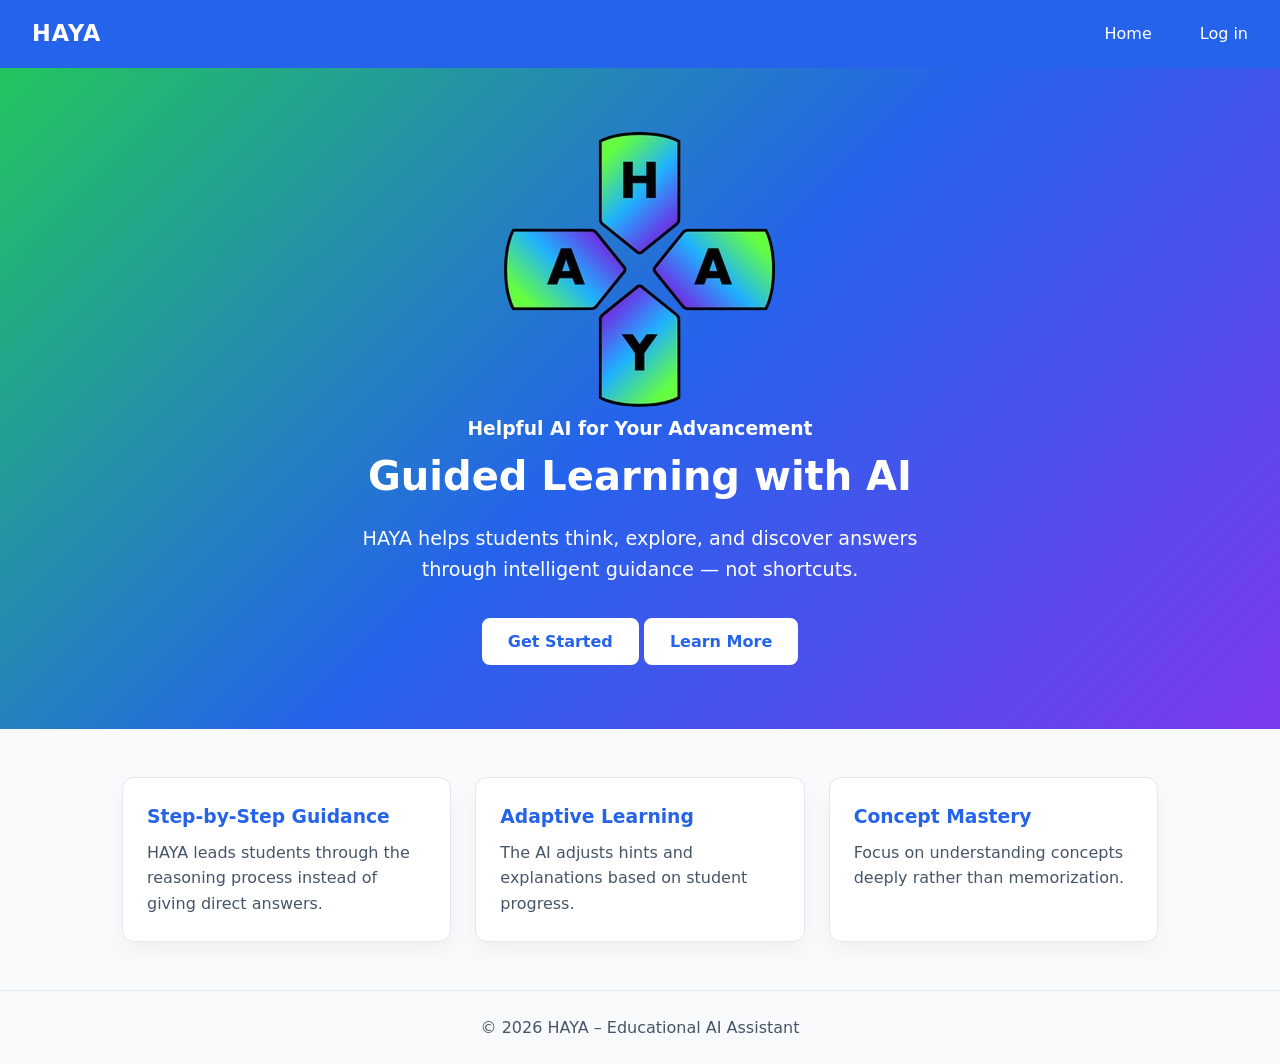
<file: frontend/index.html>
<!DOCTYPE html>
<html lang="en">

<head>
    <meta charset="UTF-8" />
    <meta name="viewport" content="width=device-width, initial-scale=1.0" />
    <title>HAYA – Educational AI Assistant</title>
    <link rel="stylesheet" href="style.css">
    <link rel="icon" href="IMG/Logo.png">

</head>

<body>

    <nav>
        <h1>HAYA</h1>
        <div id="navRight">
            <a href="#" id="homeLink">Home</a>
            <a href="#" id="loginLink">Log in</a>
        </div>
    </nav>


    <section class="beforeLogin">
        <div class="hero">
            <img src="IMG/Logo.png" alt="Logo">
            <h3>Helpful AI for Your Advancement</h3>
            <h2>Guided Learning with AI</h2>
            <p>
                HAYA helps students think, explore, and discover answers
                through intelligent guidance — not shortcuts.
            </p>
            <button class="btn btn-hero">Get Started</button>
            <button class="btn btn-hero">Learn More</button>
        </div>

        <div class="main">
            <div class="cards">
                <div class="card">
                    <h3>Step-by-Step Guidance</h3>
                    <p>HAYA leads students through the reasoning process instead of giving direct answers.</p>
                </div>

                <div class="card">
                    <h3>Adaptive Learning</h3>
                    <p>The AI adjusts hints and explanations based on student progress.</p>
                </div>

                <div class="card">
                    <h3>Concept Mastery</h3>
                    <p>Focus on understanding concepts deeply rather than memorization.</p>
                </div>
            </div>

        </div>

    </section>


    <section class="loginSection" id="loginSection">
        <div class="hero">
            <h2> Explore the World of Knowledge With HAYA</h2>
            <div class="loginContainer">
                <h2>Log In</h2>

                <form class="loginForm">
                    <div class="inputGroup">
                        <label for="usernameInput">Username</label>
                        <input type="text" id="usernameInput" placeholder="Enter your username" />
                    </div>

                    <div class="inputGroup">
                        <label for="passwordInput">Password</label>
                        <input type="password" id="passwordInput" placeholder="Enter your password" />
                    </div>
                    <div class="showPassword">
                        <input type="checkbox" id="showPasswordToggle">
                        <label for="showPasswordToggle">Show password</label>
                    </div>

                    <button type="submit" class="btn btn-primary" id="loginBtn">Log In</button>
                </form>
            </div>
        </div>
    </section>


    <section class="profilePage" id="profilePage">
        <div class="hero fullHeight">
            <h2>Welcome, <span id="studentName"></span></h2>
            <div class="profileCard">
                <img src="IMG/profile_pic.png" alt="Profile picture" id="profileAvatar">

                <div class="profileInfo">
                    <p><strong>Email:</strong> <span id="profileEmail"></span></p>
                    <p><strong>Phone:</strong> <span id="profilePhone"></span></p>
                    <p><strong>Grade Mean:</strong> <span id="profileGrade"></span> / 20</p>
                    <p><strong>Year:</strong> <span id="profileYear"></span></p>
                </div>
            </div>
            <div class="profileCards">
    <div class="profileMiniCard">
        <h3>📘 Active Courses</h3>
        <p>3 enrolled courses</p>
    </div>

    <div class="profileMiniCard">
        <h3>🤖 AI Sessions</h3>
        <p>12 learning sessions</p>
    </div>

    <div class="profileMiniCard">
        <h3>⭐ Performance</h3>
        <p>Above average</p>
    </div>
</div>
<div class="gradesSection">
    <h2>My Courses and Grades</h2>

    <table class="gradesTable">
        <thead>
            <tr>
                <th>Course</th>
                <th>Grade / 20</th>
            </tr>
        </thead>

        <tbody>
            <tr>
                <td>Probability Theory</td>
                <td>17.5</td>
            </tr>
            <tr>
                <td>Discrete Mathematics</td>
                <td>18</td>
            </tr>
            <tr>
                <td>Logic</td>
                <td></td>
            </tr>
        </tbody>
    </table>
</div>
        </div>
    </section>




    <section class="aiAssistantPage" id="aiAssistantPage">
    <div class="hero fullHeight">
        <h2>What Can I Help With?</h2>

        <div class="assistantContainer">
            <div class="chatWindow" id="chatWindow">
                <div class="message ai">
                    👋 Hi! I’m HAYA. Ask me anything about your studies.
                </div>
            </div>

            <form class="promptForm" id="promptForm">
                <input
                    type="text"
                    id="promptInput"
                    placeholder="Ask anything..."
                    autocomplete="off"
                />
                <button type="submit" class="btn btn-primary">Send</button>
            </form>
        </div>
    </div>
</section>


<section class="coursesPage" id="coursesPage">
    <!-- Hero -->
    <div class="hero coursesHero">
        <h2>Your Courses</h2>
    

    <!-- Content -->

        <!-- Course -->
        <div class="courseItem">
            <div class="courseHeader">
                <span>Probability Theory</span>
                <span class="arrow">▾</span>
            </div>

            <div class="courseContent">
                <ul>
                    <li class="docItem" data-pdf = "pdf/test.pdf">Lecture 1 – Random Variables.pdf</li>
                    <li class="docItem" data-pdf = "pdf/test.pdf">Lecture 2 – Distributions.pdf</li>
                    <li class="docItem" data-pdf = "pdf/test.pdf">Practice Problems.pdf</li>
                </ul>
            </div>
        </div>

        <div class="courseItem">
            <div class="courseHeader">
                <span>Discrete Mathematics</span>
                <span class="arrow">▾</span>
            </div>

            <div class="courseContent">
                <ul>
                    <li class="docItem" data-pdf = "pdf/test.pdf">Graph Theory.pdf</li>
                    <li class="docItem" data-pdf = "pdf/test.pdf">Combinatorics.pdf</li>
                    <li class="docItem" data-pdf = "pdf/test.pdf">Homework 1.pdf</li>
                </ul>
            </div>
        </div>

        <div class="courseItem">
            <div class="courseHeader">
                <span>Logic</span>
                <span class="arrow">▾</span>
            </div>

            <div class="courseContent">
                <ul>
                    <li class="docItem" data-pdf = "pdf/test.pdf">Propositional Logic.pdf</li>
                    <li class="docItem" data-pdf = "pdf/test.pdf">Predicate Logic.pdf</li>
                </ul>
            </div>
        </div>

    </div>
</section>



<section class="professorDashboard" id="professorDashboard">
    <div class="hero fullHeight">
        <h2>Welcome, <span id="professorNameTitle"></span></h2>

        <div class="profileCard">
            <img src="IMG/professor_pic.jpg" alt="Professor picture" id="professorAvatar">

            <div class="profileInfo">
                <p><strong>Email:</strong> <span id="professorEmail"></span></p>
                <p><strong>Department:</strong> <span id="professorDepartment"></span></p>
                <p><strong>Role:</strong> Professor</p>
            </div>
        </div>

        <div class="profileCards">
            <div class="profileMiniCard">
                <h3>📘 My Courses</h3>
                <p>3 active courses</p>
            </div>

            <div class="profileMiniCard">
                <h3>👥 Students</h3>
                <p>86 students</p>
            </div>

            <div class="profileMiniCard">
                <h3>📝 Pending Grades</h3>
                <p>12 grades missing</p>
            </div>
        </div>
    </div>
</section>

<section class="professorCoursesPage" id="professorCoursesPage">
    <div class="hero coursesHero">
        <h2>My Courses</h2>

        <div class="courseItem">
            <div class="courseHeader">
                <span>Probability Theory</span>
                <span class="arrow">▾</span>
            </div>

            <div class="courseContent">
                <ul>
                    <li>IMA – Year 3</li>
                    <li>28 Students</li>
                    <li>Semester 2</li>
                </ul>
            </div>
        </div>

        <div class="courseItem">
            <div class="courseHeader">
                <span>Discrete Mathematics</span>
                <span class="arrow">▾</span>
            </div>

            <div class="courseContent">
                <ul>
                    <li>IMA – Year 2</li>
                    <li>31 Students</li>
                    <li>Semester 1</li>
                </ul>
            </div>
        </div>

        <div class="courseItem">
            <div class="courseHeader">
                <span>Logic</span>
                <span class="arrow">▾</span>
            </div>

            <div class="courseContent">
                <ul>
                    <li>IMA – Year 1</li>
                    <li>27 Students</li>
                    <li>Semester 1</li>
                </ul>
            </div>
        </div>

    </div>
</section>

<section class="studentsListPage" id="studentsListPage">
    <div class="hero fullHeight">
        <h2>Students List</h2>

        <div class="gradesSection">
            <h2>Probability Theory — IMA Year 3</h2>

            <table class="gradesTable">
                <thead>
                    <tr>
                        <th>Student Name</th>
                        <th>Email</th>
                        <th>Group</th>
                    </tr>
                </thead>

                <tbody>
                    <tr>
                        <td>John Doe</td>
                        <td>john.doe@student.am</td>
                        <td>IMA Year 3</td>
                    </tr>
                    <tr>
                        <td>Emily Smith</td>
                        <td>emily.smith@student.am</td>
                        <td>IMA Year 3</td>
                    </tr>
                    <tr>
                        <td>Karapet Hovhannisyan</td>
                        <td>karapet@student.am</td>
                        <td>IMA Year 3</td>
                    </tr>
                </tbody>
            </table>
        </div>
    </div>
</section>

<section class="enterGradesPage" id="enterGradesPage">
    <div class="hero coursesHero">
        <h2>Enter Grades</h2>

        <div id="gradesCourseList">
            <div class="courseItem gradeCourse" data-course="Probability Theory">
                <div class="courseHeader">
                    <span>Probability Theory</span>
                    <span class="arrow">▸</span>
                </div>
            </div>

            <div class="courseItem gradeCourse" data-course="Discrete Mathematics">
                <div class="courseHeader">
                    <span>Discrete Mathematics</span>
                    <span class="arrow">▸</span>
                </div>
            </div>

            <div class="courseItem gradeCourse" data-course="Logic">
                <div class="courseHeader">
                    <span>Logic</span>
                    <span class="arrow">▸</span>
                </div>
            </div>
        </div>

        <div class="gradesSection" id="gradeEntryPanel">
            <h2 id="gradeCourseTitle">Course</h2>

            <table class="gradesTable">
                <thead>
                    <tr>
                        <th>Student</th>
                        <th>Grade / 20</th>
                    </tr>
                </thead>

                <tbody id="gradeStudentsBody"></tbody>
            </table>

            <button class="btn btn-primary" id="submitGradesBtn">Submit Grades</button>
        </div>
    </div>
</section>

<section class="professorMaterialsPage" id="professorMaterialsPage">
    <div class="hero coursesHero">
        <h2>Course Materials</h2>

        <div class="gradesSection">

            <h2>Upload New Material</h2>

            <div class="materialForm">
                <select id="materialCourse">
                    <option>Probability Theory</option>
                    <option>Discrete Mathematics</option>
                    <option>Logic</option>
                </select>

                <input type="text" id="materialTitle" placeholder="Material title">

                <input type="file" id="materialFile">

                <button class="btn btn-primary" id="uploadMaterialBtn">
                    Upload
                </button>
            </div>

            <h2 style="margin-top:2rem;">Uploaded Materials</h2>

            <table class="gradesTable">
                <thead>
                    <tr>
                        <th>Course</th>
                        <th>Title</th>
                        <th>File</th>
                    </tr>
                </thead>

                <tbody id="materialsTableBody"></tbody>
            </table>

        </div>
    </div>
</section>


    <footer>
        © 2026 HAYA – Educational AI Assistant
    </footer>

</body>


<script src="script.js"></script>

</html>
</file>
<file: frontend/style.css>
:root {
        /* Brand Colors */
        --blue: #2563EB;
        --green: #22C55E;
        --purple: #7C3AED;

        /* Neutrals */
        --bg: #F8FAFC;
        --card: #FFFFFF;
        --text-primary: #0F172A;
        --text-secondary: #475569;
        --border: #E2E8F0;

        /* UI States */
        --info: #38BDF8;
        --success: #16A34A;
        --warning: #F59E0B;
        --error: #EF4444;

        /* Gradient */
        --brand-gradient: linear-gradient(135deg,
                #22C55E,
                #2563EB,
                #7C3AED);
    }

    * {
        box-sizing: border-box;
        margin: 0;
        padding: 0;
        font-family: system-ui, -apple-system, BlinkMacSystemFont, sans-serif;
    }

body {
    background: var(--bg);
    color: var(--text-primary);
    line-height: 1.6;

    min-height: 100vh;
    display: flex;
    flex-direction: column;
}

section{
    flex:1;
}
    /* Navbar */
    nav {
        background: var(--blue);
        color: white;
        padding: 1rem 2rem;
        display: flex;
        justify-content: space-between;
        align-items: center;
    }

    nav h1 {
        font-size: 1.4rem;
        letter-spacing: 1px;
    }

    nav a {
        color: white;
        margin-left: 1.5rem;
        text-decoration: none;
        font-weight: 500;
    }

    nav a:hover {
        text-decoration: underline;
    }

    /* Hero */
    .hero {
        background: var(--brand-gradient);
        color: white;
        padding: 4rem 2rem;
        text-align: center;
    }

    .hero h2 {
        font-size: 2.5rem;
        margin-bottom: 1rem;
    }

    .hero p {
        font-size: 1.2rem;
        max-width: 600px;
        margin: 0 auto 2rem;
    }

    /* Buttons */
    .btn {
        padding: 0.75rem 1.5rem;
        border-radius: 8px;
        border: none;
        cursor: pointer;
        font-size: 1rem;
        font-weight: 600;

        transition:
            background-color 0.3s ease,
            transform 0.1s ease,
            box-shadow 0.1s ease;


    }


    .btn-hero {
        background: white;
        color: var(--blue);
        border: 2px solid white;


    }

    .btn-hero:hover{
        background: transparent;
        color: white;
        
    }

    .btn:active{
        transform: scale(0.96);
        box-shadow: 0 2px 6px rgba(0,0,0,0.2);
    }

    .btn-primary {
    background: var(--blue);
    color: white;
    border: none;
}

.btn-primary:hover {
    background: var(--green);
}

    



    /* Main */
    .main {
        padding: 3rem 2rem;
        max-width: 1100px;
        margin: auto;
        min-height: 200px;
    }

    .cards {
        display: grid;
        grid-template-columns: repeat(auto-fit, minmax(260px, 1fr));
        gap: 1.5rem;
    }

    .card {
        background: var(--card);
        border: 1px solid var(--border);
        border-radius: 12px;
        padding: 1.5rem;
        box-shadow: 0 10px 20px rgba(0, 0, 0, 0.04);
    }

    .card h3 {
        margin-bottom: 0.5rem;
        color: var(--blue);
    }

    .card p {
        color: var(--text-secondary);
    }



    /* Footer */
    footer {
        padding: 1.5rem;
        text-align: center;
        color: var(--text-secondary);
        border-top: 1px solid var(--border);
    }


    /*Sections*/
/* Login Section */
.loginSection {
    display: none;
}

/* Center the card */
.loginSection .hero {
    padding-left: 0;
    padding-right: 0;
    min-height: calc(100vh - 160px); /* navbar + footer */
    display: flex;
    align-items: center;
    flex-direction: column;
    justify-content: center;
}

/* Login Card */
.loginContainer {
    background: var(--card);
    color: var(--text-primary);
    border-radius: 12px;
    padding: 2rem;
    width: 100%;
    max-width: 360px;
    box-shadow: 0 20px 40px rgba(0, 0, 0, 0.15);
    text-align: center;
}

.loginContainer h2 {
    margin-bottom: 1.5rem;
    color: var(--blue);
}

/* Form */
.loginForm {
    display: flex;
    flex-direction: column;
    gap: 1.2rem;
}

.inputGroup {
    display: flex;
    flex-direction: column;
    text-align: left;
}

.inputGroup label {
    font-size: 0.9rem;
    color: var(--text-secondary);
    margin-bottom: 0.3rem;
}

.inputGroup input {
    padding: 0.6rem 0.7rem;
    border-radius: 6px;
    border: 1px solid var(--border);
    font-size: 1rem;
}

.inputGroup input:focus {
    outline: none;
    border-color: var(--blue);
    box-shadow: 0 0 0 2px rgba(37, 99, 235, 0.15);
}

/* Show password */
.showPassword {
    display: flex;
    align-items: center;
    gap: 0.4rem;
    font-size: 0.9rem;
    color: var(--text-secondary);
    cursor: pointer;
}

.showPassword input {
    accent-color: var(--blue);
    cursor: pointer;
}

.showPassword label {
    cursor: pointer;
}




.profilePage {
    display: none;
}


/* Profile dropdown animation */
.profileMenu {
    position: absolute;
    top: 110%; /* directly below the name */
    right: 0;

    background: var(--card);
    border: 1px solid var(--border);
    border-radius: 8px;
    padding: 0.6rem 1rem;
    box-shadow: 0 10px 20px rgba(0,0,0,0.08);

    opacity: 0;
    transform: translateY(-8px);
    pointer-events: none;

    transition:
        opacity 0.2s ease,
        transform 0.2s ease;
}

/* visible state */
.profileMenu.show {
    opacity: 1;
    transform: translateY(0);
    pointer-events: auto;
}

.profileMenu::before {
    content: "";
    position: absolute;
    top: -6px;
    right: 12px;
    width: 12px;
    height: 12px;
    background: var(--card);
    border-left: 1px solid var(--border);
    border-top: 1px solid var(--border);
    transform: rotate(45deg);
}

.profileMenu button {
    background: none;
    border: none;
    color: var(--error);
    font-weight: 600;
    cursor: pointer;
}


/* Profile page content */
.profileCard {
    background: var(--card);
    color: var(--text-primary);
    border-radius: 16px;
    padding: 2rem;
    max-width: 500px;
    margin-top: 2rem;
    box-shadow: 0 20px 40px rgba(0,0,0,0.15);

    display: flex;
    align-items: center;
    gap: 1.5rem;
}

.profileCard img {
    width: 90px;
    height: 90px;
    border-radius: 50%;
    object-fit: cover;
    border: 3px solid var(--blue);
}

.profileInfo p {
    margin-bottom: 0.4rem;
    font-size: 0.95rem;
}

.profileInfo strong {
    color: var(--blue);
}

/* Navbar profile */
.navProfile {
    display: flex;
    align-items: center;
    gap: 0.5rem;
    position: relative; 
    cursor: pointer;
}

.navProfile img {
    width: 32px;
    height: 32px;
    border-radius: 50%;
    object-fit: cover;
    border: 2px solid white;
}

#navRight {
    display: flex;
    align-items: center;
    gap: 1.5rem;
}

.hero.fullHeight {
    min-height: calc(100vh - 80px);
    display: flex;
    flex-direction: column;
    align-items: center;
    justify-content: flex-start;
    padding-top: 4rem;
}

.profileCard {
    text-align: left;
}

.profileCards {
    margin-top: 2rem;
    display: grid;
    grid-template-columns: repeat(auto-fit, minmax(180px, 1fr));
    gap: 1rem;
    max-width: 700px;
}

.profileMiniCard {
    background: var(--card);
    color: var(--text-primary);
    border-radius: 12px;
    padding: 1.2rem;
    box-shadow: 0 10px 20px rgba(0,0,0,0.12);
}

.profileMiniCard h3 {
    font-size: 1rem;
    color: var(--blue);
    margin-bottom: 0.3rem;
}

.profileMiniCard p {
    font-size: 0.9rem;
    color: var(--text-secondary);
}

.navProfile {
    position: relative;
}

.aiAssistantPage {
    display: none;
}

.professorDashboard {
    display: none;
}

.professorCoursesPage {
    display: none;
}

.studentsListPage {
    display: none;
}

.enterGradesPage {
    display: none;
}

#gradeEntryPanel {
    display: none;
}

#submitGradesBtn {
    margin-top: 1.5rem;
}

.gradeInput {
    width: 90px;
    padding: 0.5rem;
    border: 1px solid var(--border);
    border-radius: 6px;
    font-size: 1rem;
}

.gradeInput:focus {
    outline: none;
    border-color: var(--blue);
    box-shadow: 0 0 0 2px rgba(37,99,235,0.15);
}
.gradeCourse {
    width: 100%;
    max-width: 900px;
}

#gradesCourseList {
    width: 100%;
    max-width: 900px;

    display: flex;
    flex-direction: column;
    gap: 1rem;
}

#gradesCourseList .gradeCourse {
    margin-bottom: 1rem;
}

#gradesCourseList .gradeCourse:last-child {
    margin-bottom: 0;
}
.professorMaterialsPage{
    display:none;
}

.materialForm{
    display:grid;
    gap:1rem;
    margin-top:1rem;
}

.materialForm select,
.materialForm input{
    padding:0.75rem;
    border-radius:8px;
    border:1px solid var(--border);
    font-size:1rem;
}

#gradesCourseList .gradeCourse {
    width: 100%;
    max-width: 900px;
}

.assistantContainer {
    background: var(--card);
    width: 100%;
    max-width: 700px;
    height: 520px;
    border-radius: 16px;
    box-shadow: 0 20px 40px rgba(0,0,0,0.15);

    display: flex;
    flex-direction: column;
    overflow: hidden;
}

/* Chat window */
.chatWindow {
    flex: 1;
    padding: 1.2rem;
    overflow-y: auto;
    display: flex;
    flex-direction: column;
    gap: 0.8rem;
}

/* Messages */
.message {
    max-width: 75%;
    padding: 0.7rem 1rem;
    border-radius: 14px;
    font-size: 0.95rem;
    line-height: 1.4;
}

.message.user {
    text-align: left;
    align-self: flex-end;
    background: var(--blue);
    color: white;
    border-bottom-right-radius: 4px;
}

.message.ai {
    text-align: left;
    align-self: flex-start;
    background: var(--bg);
    color: var(--text-primary);
    border-bottom-left-radius: 4px;
}

/* Prompt form */
.promptForm {
    display: flex;
    gap: 0.6rem;
    padding: 0.8rem;
    border-top: 1px solid var(--border);
}

.promptForm input {
    flex: 1;
    padding: 0.7rem 0.9rem;
    border-radius: 8px;
    border: 1px solid var(--border);
    font-size: 1rem;
}

.promptForm input:focus {
    outline: none;
    border-color: var(--blue);
    box-shadow: 0 0 0 2px rgba(37,99,235,0.15);
}

.coursesPage {
    display: none;
}

.coursesHero {
    min-height: calc(100vh - 80px); /* full screen under navbar */
    padding: 3rem 2rem;
    
    display: flex;
    flex-direction: column;
    align-items: center;
    gap: 1.5rem;

    text-align: center;
}



.courseItem {
    width: 100%;
    max-width: 900px;
    background: rgba(255, 255, 255, 0.95);
    border-radius: 12px;
    overflow: hidden;
}

.courseHeader {
    padding: 1rem 1.2rem;
    display: flex;
    justify-content: space-between;
    align-items: center;
    cursor: pointer;

    font-weight: 600;
    color: var(--blue);
}

.courseHeader:hover {
    background: var(--bg);
}

.arrow {
    transition: transform 0.3s ease;
}

.courseContent {
    background: white;
    padding: 0 1.2rem;

    max-height: 0;
    overflow: hidden;
    transition: max-height 0.35s ease;

    text-align: left;
}

.courseContent ul {
    list-style: none;
    padding: 1rem 0;
}

.courseContent li {
    padding: 0.5rem 0;
    color: var(--text-secondary);
    cursor: pointer;
}

.courseContent li:hover {
    text-decoration: underline;
}

.courseItem.open .courseContent {
    max-height: 300px;
}

.courseItem.open .arrow {
    transform: rotate(180deg);
}

.gradesSection {
    margin-top: 3rem;
    background: var(--card);
    color: var(--text-primary);
    padding: 2rem;
    border-radius: 16px;
    width: 100%;
    max-width: 800px;
    box-shadow: 0 20px 40px rgba(0,0,0,0.15);
}

.gradesSection h2 {
    color: var(--blue);
    margin-bottom: 1rem;
    font-size: 1.5rem;
}

.gradesTable {
    width: 100%;
    border-collapse: collapse;
}

.gradesTable th,
.gradesTable td {
    padding: 1rem;
    border-bottom: 1px solid var(--border);
    text-align: left;
}

.gradesTable th {
    color: var(--blue);
    background: var(--bg);
}

.gradesTable td {
    color: var(--text-secondary);
}
</file>
